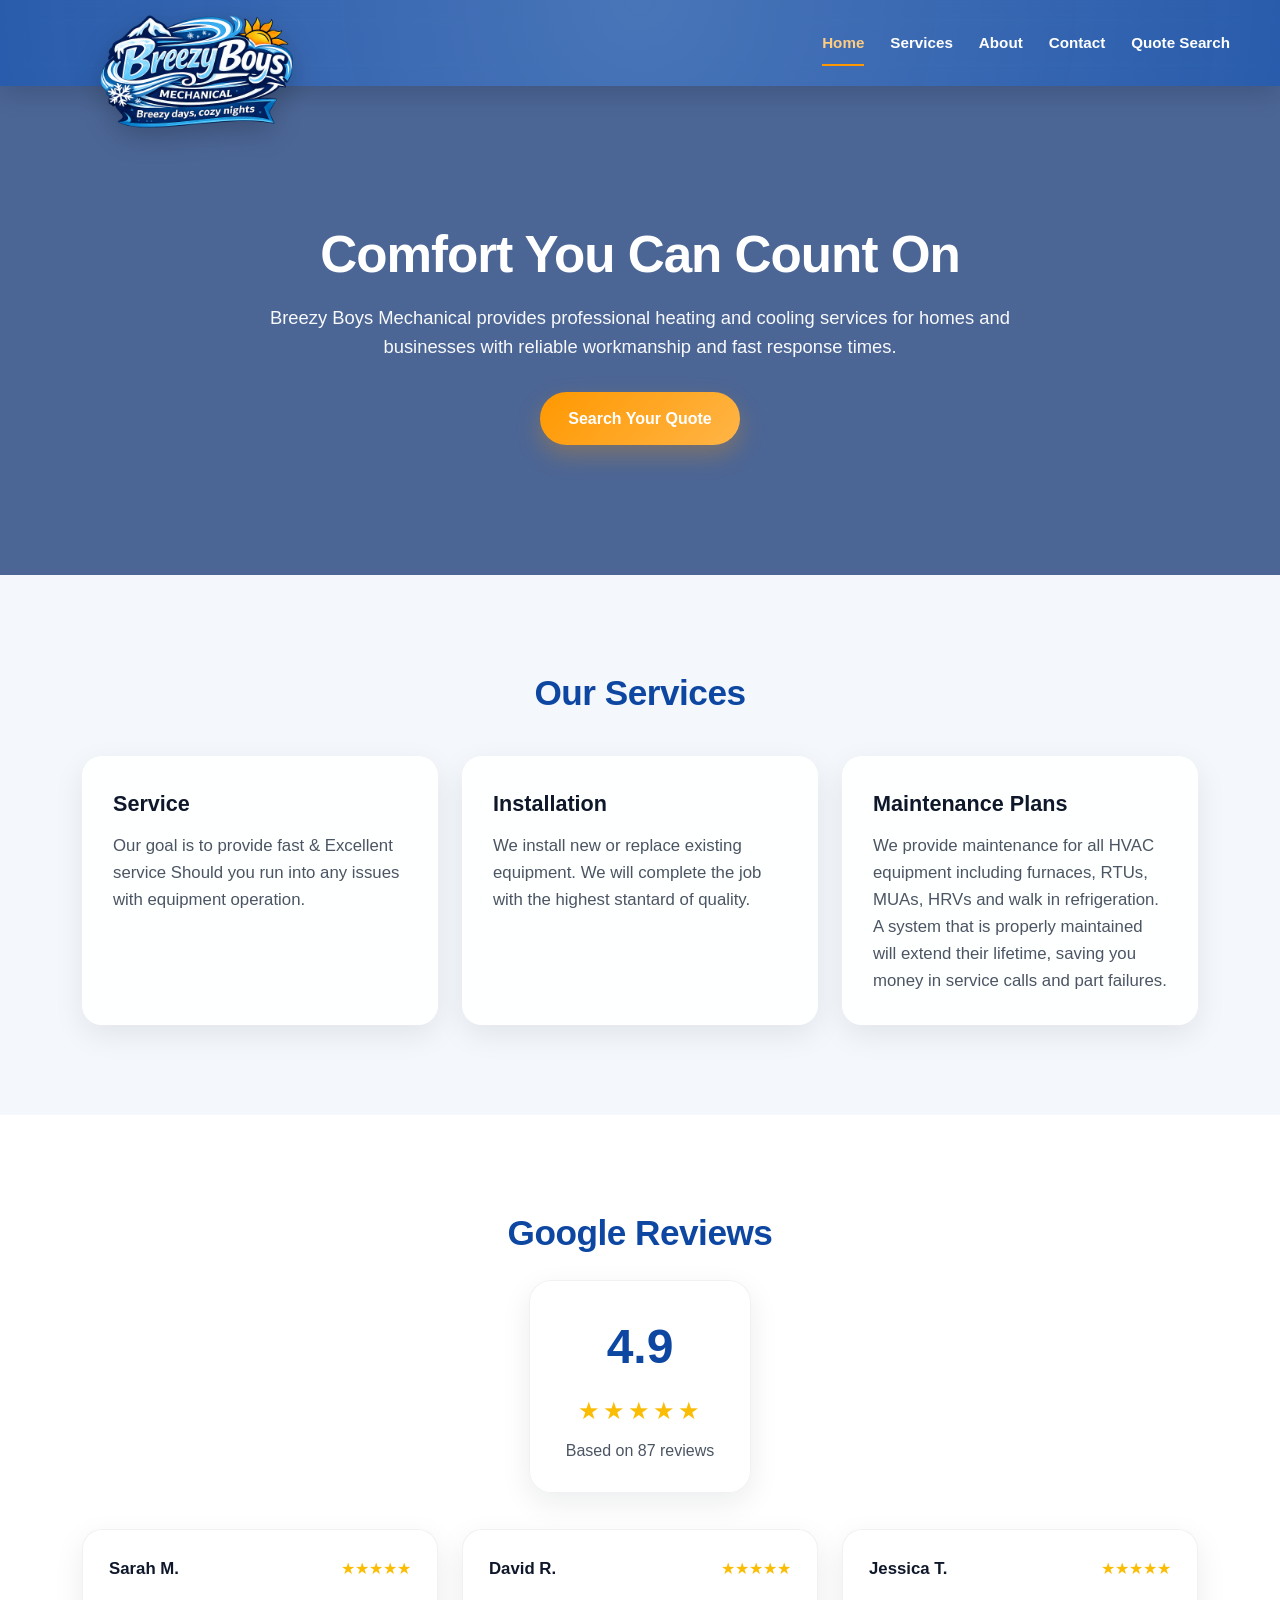
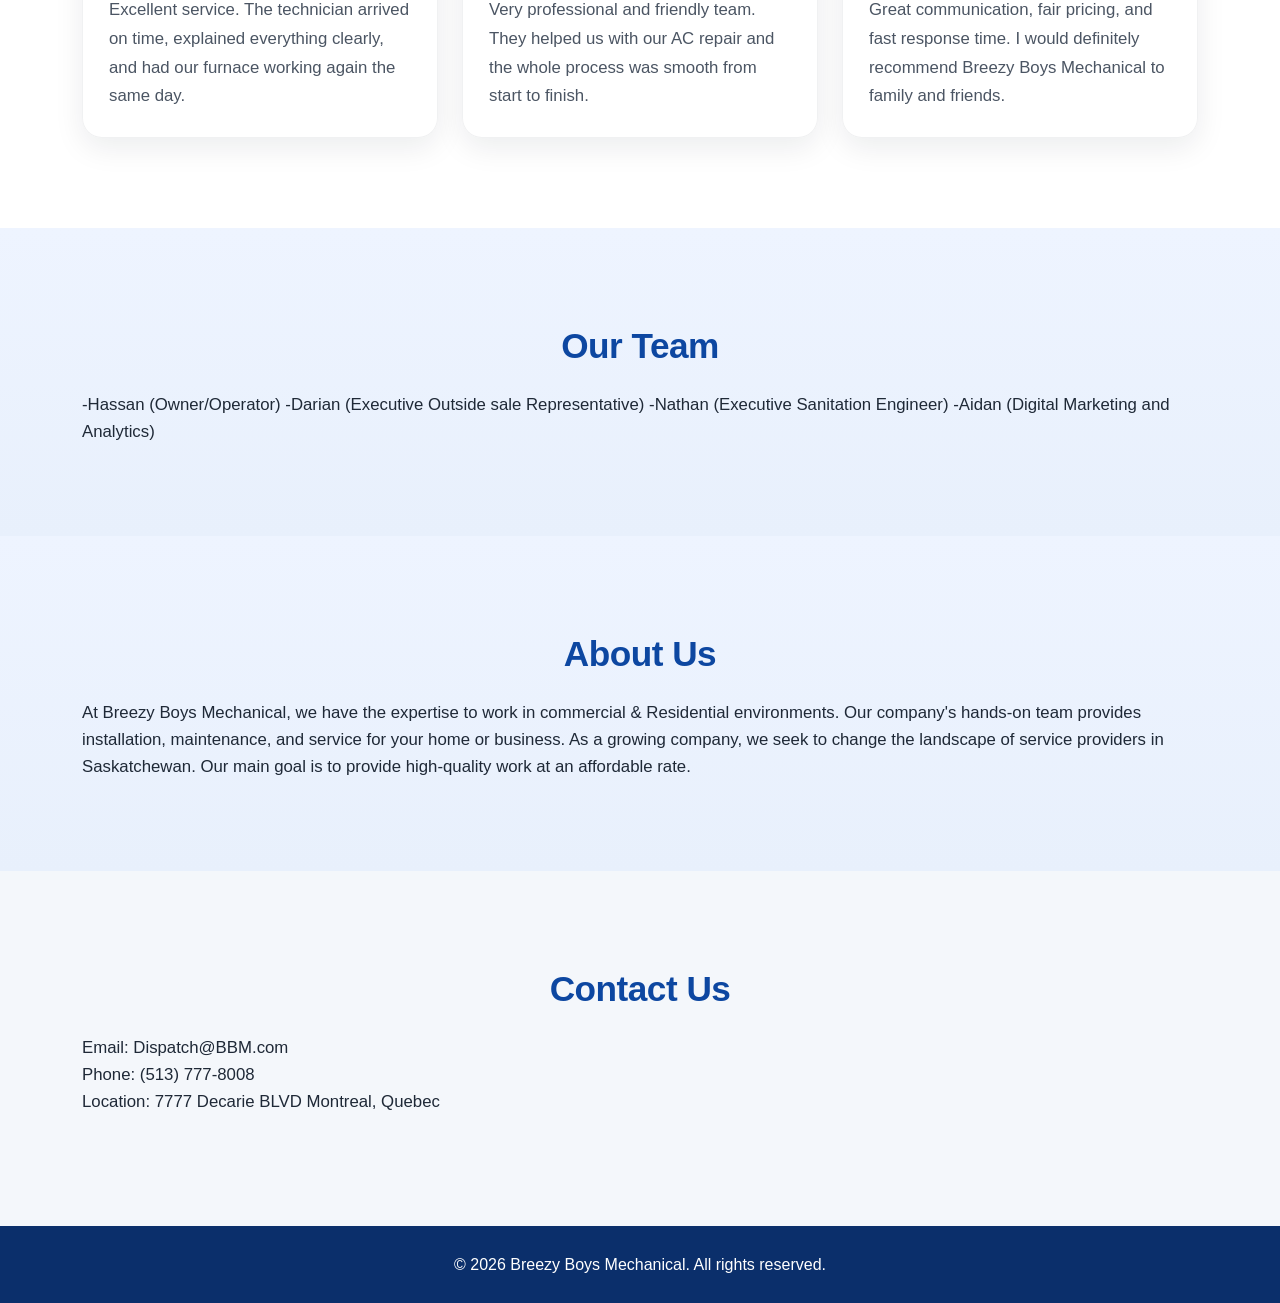
<file: index.html>
<!DOCTYPE html>
<html lang="en">
<head>
  <meta charset="UTF-8" />
  <meta name="viewport" content="width=device-width, initial-scale=1.0" />
  <title>Breezy Boys Mechanical</title>
  <link rel="stylesheet" href="style.css" />
</head>
<body>
  <div id="intro">
  <div class="intro-bg-glow"></div>
  <div class="intro-sun"></div>

  <div class="wind wind-1"></div>
  <div class="wind wind-2"></div>
  <div class="wind wind-3"></div>

  <div class="particles">
    <span></span><span></span><span></span><span></span><span></span>
    <span></span><span></span><span></span><span></span><span></span>
  </div>

  <div class="intro-logo-wrap">
    <img src="logo.png" alt="Breezy Boys Logo" class="intro-logo" />
    <div class="logo-flash"></div>
  </div>
</div>

  <header>
    <div class="container nav">
      <div class="logo">
        <img src="logo.png" alt="Breezy Boys Logo" class="logo-img" />
      </div>

      <nav>
        <a href="#home" class="active">Home</a>
        <a href="#services">Services</a>
        <a href="#about">About</a>
        <a href="#contact">Contact</a>
        <a href="quotes.html">Quote Search</a>
      </nav>
    </div>
  </header>

  <section id="home" class="hero">
    <div class="container">
      <h2>Comfort You Can Count On</h2>
      <p>
        Breezy Boys Mechanical provides professional heating and cooling services
        for homes and businesses with reliable workmanship and fast response times.
      </p>
      <a href="quotes.html" class="btn">Search Your Quote</a>
    </div>
  </section>

  <section id="services" class="section">
    <div class="container">
      <h2>Our Services</h2>
      <div class="cards">
        <div class="card">
          <h3>Service</h3>
          <p>Our goal is to provide fast & Excellent service Should you run into any issues with equipment operation.</p>
        </div>
        <div class="card">
          <h3>Installation</h3>
          <p>We install new or replace existing equipment. We will complete the job with the highest stantard of quality.</p>
        </div>
        <div class="card">
          <h3>Maintenance Plans</h3>
          <p>We provide maintenance for all HVAC equipment including furnaces, RTUs, MUAs, HRVs and walk in refrigeration. A system that is properly maintained will extend their lifetime, saving you money in service calls and part failures.</p>
        </div>
      </div>
    </div>
  </section>

  <section id="reviews" class="section reviews-section">
  <div class="container">
    <h2>Google Reviews</h2>

    <div class="reviews-summary">
      <div class="reviews-score">
        <h3>4.9</h3>
        <div class="stars">★★★★★</div>
        <p>Based on 87 reviews</p>
      </div>
    </div>

    <div class="reviews-grid">
      <div class="review-card">
        <div class="review-top">
          <strong>Sarah M.</strong>
          <span>★★★★★</span>
        </div>
        <p>
          Excellent service. The technician arrived on time, explained everything clearly,
          and had our furnace working again the same day.
        </p>
      </div>

      <div class="review-card">
        <div class="review-top">
          <strong>David R.</strong>
          <span>★★★★★</span>
        </div>
        <p>
          Very professional and friendly team. They helped us with our AC repair and the
          whole process was smooth from start to finish.
        </p>
      </div>

      <div class="review-card">
        <div class="review-top">
          <strong>Jessica T.</strong>
          <span>★★★★★</span>
        </div>
        <p>
          Great communication, fair pricing, and fast response time. I would definitely
          recommend Breezy Boys Mechanical to family and friends.
        </p>
      </div>
    </div>
  </div>
</section>

<section id="about" class="section light">
    <div class="container">
      <h2>Our Team</h2>
      <p>
        -Hassan (Owner/Operator)
        -Darian (Executive Outside sale Representative)
        -Nathan (Executive Sanitation Engineer)
        -Aidan (Digital Marketing and Analytics)
      </p>
    </div>
  </section>

  <section id="about" class="section light">
    <div class="container">
      <h2>About Us</h2>
      <p>
        At Breezy Boys Mechanical, we have the expertise to work in commercial & Residential environments.
        Our company's hands-on team provides installation, maintenance, and service for your home or business.
        As a growing company, we seek to change the landscape of service providers in Saskatchewan.
        Our main goal is to provide high-quality work at an affordable rate.
      </p>
    </div>
  </section>

  <section id="contact" class="section">
    <div class="container">
      <h2>Contact Us</h2>
      <p>Email: Dispatch@BBM.com</p>
      <p>Phone: (513) 777-8008</p>
      <p>Location: 7777 Decarie BLVD Montreal, Quebec</p>
    </div>
  </section>

  <footer>
    <div class="container">
      <p>© 2026 Breezy Boys Mechanical. All rights reserved.</p>
    </div>
  </footer>

  <script src="script.js"></script>
</body>
</html>
</file>
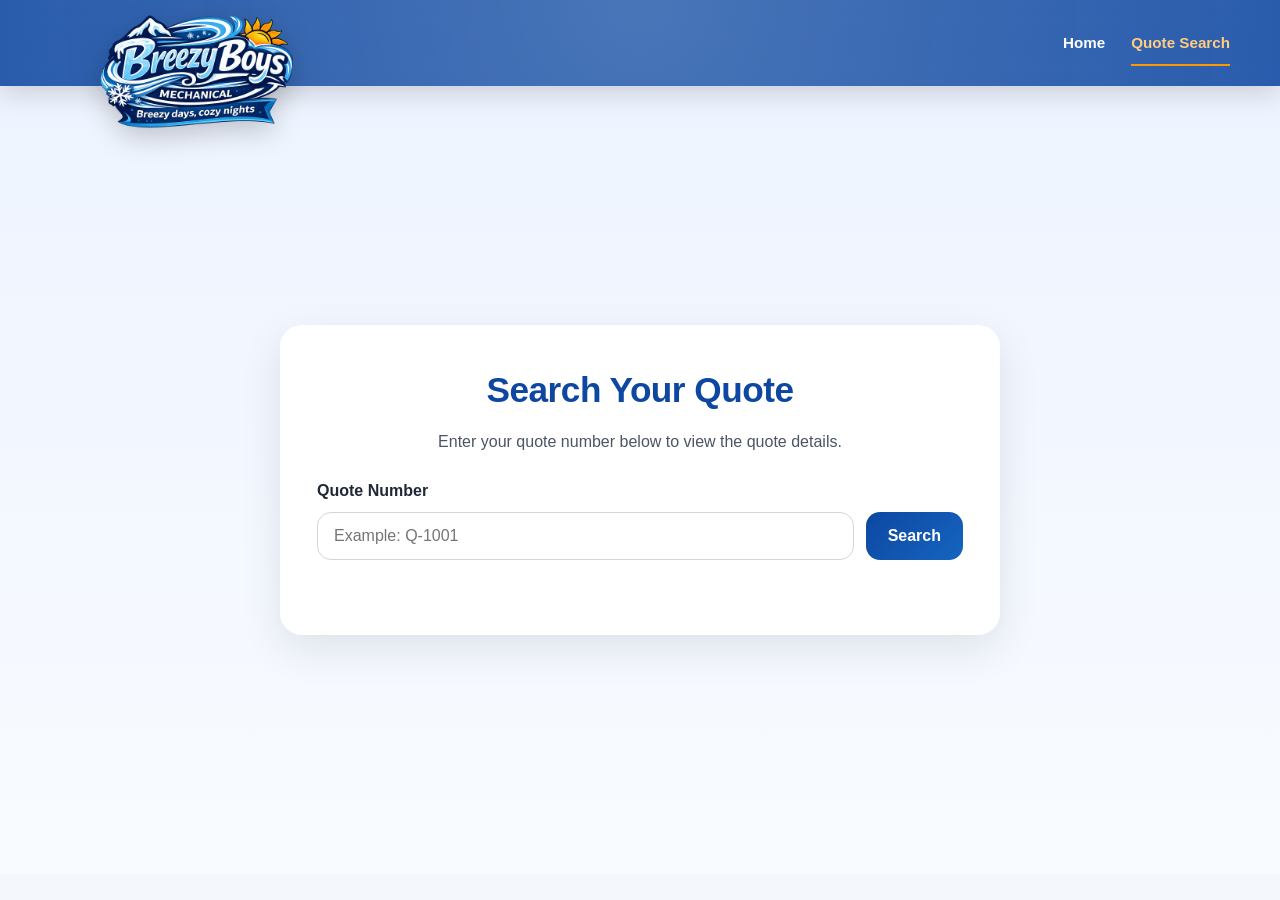
<file: quotes.html>
<!DOCTYPE html>
<html lang="en">
<head>
  <meta charset="UTF-8" />
  <meta name="viewport" content="width=device-width, initial-scale=1.0" />
  <title>Quote Search | Breezy Boys Mechanical</title>
  <link rel="stylesheet" href="style.css" />
  <style>
    .quote-page {
      min-height: calc(100vh - 112px);
      display: flex;
      align-items: center;
      justify-content: center;
      padding: 60px 20px;
      background: linear-gradient(180deg, #eef4ff, #f8fbff);
    }

    .search-box {
      width: 100%;
      max-width: 720px;
      margin: 0 auto;
      background: rgba(255, 255, 255, 0.95);
      padding: 36px;
      border-radius: 22px;
      box-shadow: 0 14px 40px rgba(15, 23, 42, 0.1);
      border: 1px solid rgba(255, 255, 255, 0.75);
    }

    .search-box h2 {
      text-align: center;
      color: #0d47a1;
      font-size: 2.2rem;
      margin-bottom: 10px;
      font-weight: 800;
      letter-spacing: -0.5px;
    }

    .search-box p {
      text-align: center;
      color: #4b5563;
      margin-bottom: 24px;
    }

    .search-box label {
      display: block;
      font-weight: 700;
      color: #1f2937;
      margin-bottom: 8px;
    }

    .search-row {
      display: flex;
      gap: 12px;
      flex-wrap: wrap;
    }

    .search-box input {
      flex: 1;
      min-width: 220px;
      padding: 14px 16px;
      border: 1px solid #d1d5db;
      border-radius: 14px;
      font-size: 16px;
      outline: none;
      transition: border-color 0.2s ease, box-shadow 0.2s ease;
    }

    .search-box input:focus {
      border-color: #1565c0;
      box-shadow: 0 0 0 4px rgba(21, 101, 192, 0.12);
    }

    .search-box button {
      background: linear-gradient(135deg, #0d47a1, #1565c0);
      color: white;
      border: none;
      padding: 14px 22px;
      border-radius: 14px;
      cursor: pointer;
      font-size: 16px;
      font-weight: 700;
      transition: transform 0.2s ease, box-shadow 0.2s ease;
    }

    .search-box button:hover {
      transform: translateY(-2px);
      box-shadow: 0 10px 22px rgba(21, 101, 192, 0.22);
    }

    .result {
      margin-top: 28px;
      padding-top: 10px;
    }

    .result h3 {
      color: #0f172a;
      margin-bottom: 10px;
      font-size: 1.4rem;
    }

    .result p {
      text-align: left;
      margin-bottom: 8px;
      color: #374151;
    }

    iframe {
      width: 100%;
      height: 700px;
      border: 1px solid #d1d5db;
      border-radius: 16px;
      margin-top: 18px;
      background: white;
    }

    .not-found {
      color: #c62828;
      font-weight: 700;
    }

    @media (max-width: 600px) {
      .search-box {
        padding: 24px;
        border-radius: 18px;
      }

      .search-box h2 {
        font-size: 1.8rem;
      }

      .search-box button {
        width: 100%;
      }
    }
  </style>
</head>
<body>
  <header>
    <div class="container nav">
      <div class="logo">
        <img src="logo.png" alt="Breezy Boys Logo" class="logo-img" />
      </div>

      <nav>
        <a href="index.html">Home</a>
        <a href="quotes.html" class="active">Quote Search</a>
      </nav>
    </div>
  </header>

  <section class="quote-page">
    <div class="container">
      <div class="search-box">
        <h2>Search Your Quote</h2>
        <p>Enter your quote number below to view the quote details.</p>

        <label for="quoteNumber">Quote Number</label>

        <div class="search-row">
          <input type="text" id="quoteNumber" placeholder="Example: Q-1001" />
          <button onclick="searchQuote()">Search</button>
        </div>

        <div id="result" class="result"></div>
      </div>
    </div>
  </section>

  <script src="quotes.js"></script>
</body>
</html>
</file>
<file: style.css>
* {
  margin: 0;
  padding: 0;
  box-sizing: border-box;
}
/* INTRO SCENE */
#intro {
  position: fixed;
  inset: 0;
  background: radial-gradient(circle at center, #1f6ed4 0%, #0d47a1 45%, #082c66 100%);
  overflow: hidden;
  display: flex;
  justify-content: center;
  align-items: center;
  z-index: 9999;
  animation: introFadeOut 1s ease forwards;
  animation-delay: 5.2s;
}

.intro-bg-glow {
  position: absolute;
  width: 700px;
  height: 700px;
  background: radial-gradient(circle, rgba(255,255,255,0.12), transparent 65%);
  border-radius: 50%;
  animation: glowPulse 3s ease-in-out infinite;
}

.intro-sun {
  position: absolute;
  top: 12%;
  right: 14%;
  width: 140px;
  height: 140px;
  border-radius: 50%;
  background: radial-gradient(circle, #ffe082 0%, #ffb300 70%);
  box-shadow:
    0 0 35px rgba(255, 196, 0, 0.7),
    0 0 80px rgba(255, 179, 0, 0.35);
  animation: sunRise 1.8s ease-out forwards, sunPulse 2.4s ease-in-out infinite 1.8s;
}

.intro-sun::before {
  content: "";
  position: absolute;
  inset: -18px;
  border-radius: 50%;
  background:
    conic-gradient(
      from 0deg,
      rgba(255,183,0,0) 0deg 10deg,
      rgba(255,183,0,0.95) 10deg 18deg,
      rgba(255,183,0,0) 18deg 40deg,
      rgba(255,183,0,0.95) 40deg 48deg,
      rgba(255,183,0,0) 48deg 70deg,
      rgba(255,183,0,0.95) 70deg 78deg,
      rgba(255,183,0,0) 78deg 100deg,
      rgba(255,183,0,0.95) 100deg 108deg,
      rgba(255,183,0,0) 108deg 130deg,
      rgba(255,183,0,0.95) 130deg 138deg,
      rgba(255,183,0,0) 138deg 160deg,
      rgba(255,183,0,0.95) 160deg 168deg,
      rgba(255,183,0,0) 168deg 190deg,
      rgba(255,183,0,0.95) 190deg 198deg,
      rgba(255,183,0,0) 198deg 220deg,
      rgba(255,183,0,0.95) 220deg 228deg,
      rgba(255,183,0,0) 228deg 250deg,
      rgba(255,183,0,0.95) 250deg 258deg,
      rgba(255,183,0,0) 258deg 280deg,
      rgba(255,183,0,0.95) 280deg 288deg,
      rgba(255,183,0,0) 288deg 310deg,
      rgba(255,183,0,0.95) 310deg 318deg,
      rgba(255,183,0,0) 318deg 340deg,
      rgba(255,183,0,0.95) 340deg 348deg,
      rgba(255,183,0,0) 348deg 360deg
    );
  opacity: 0.9;
}

.wind {
  position: absolute;
  left: -40%;
  height: 12px;
  border-radius: 999px;
  background: linear-gradient(
    90deg,
    rgba(255,255,255,0),
    rgba(255,255,255,0.95),
    rgba(255,255,255,0)
  );
  filter: blur(1px);
  opacity: 0;
}

.wind-1 {
  top: 40%;
  width: 420px;
  animation: windSweep1 2.8s ease-out forwards;
  animation-delay: 0.5s;
}

.wind-2 {
  top: 48%;
  width: 300px;
  animation: windSweep2 2.6s ease-out forwards;
  animation-delay: 1s;
}

.wind-3 {
  top: 56%;
  width: 500px;
  animation: windSweep3 3s ease-out forwards;
  animation-delay: 1.4s;
}

.particles span {
  position: absolute;
  width: 8px;
  height: 8px;
  background: rgba(255,255,255,0.9);
  border-radius: 50%;
  box-shadow: 0 0 10px rgba(255,255,255,0.6);
  animation: particleFloat 4s linear infinite;
}

.particles span:nth-child(1) { top: 22%; left: 18%; animation-delay: 0.2s; }
.particles span:nth-child(2) { top: 30%; left: 28%; animation-delay: 0.8s; }
.particles span:nth-child(3) { top: 60%; left: 20%; animation-delay: 1.2s; }
.particles span:nth-child(4) { top: 68%; left: 38%; animation-delay: 0.5s; }
.particles span:nth-child(5) { top: 24%; left: 62%; animation-delay: 1.6s; }
.particles span:nth-child(6) { top: 36%; left: 72%; animation-delay: 0.9s; }
.particles span:nth-child(7) { top: 58%; left: 70%; animation-delay: 1.9s; }
.particles span:nth-child(8) { top: 72%; left: 58%; animation-delay: 1.1s; }
.particles span:nth-child(9) { top: 46%; left: 82%; animation-delay: 0.4s; }
.particles span:nth-child(10) { top: 18%; left: 46%; animation-delay: 1.4s; }

.intro-logo-wrap {
  position: relative;
  z-index: 3;
}

.intro-logo {
  width: 360px;
  max-width: 78vw;
  opacity: 0;
  transform: scale(0.55) rotate(-4deg);
  filter: blur(8px) drop-shadow(0 20px 38px rgba(0,0,0,0.28));
  animation: logoReveal 1.8s ease forwards;
  animation-delay: 2.1s;
}

.logo-flash {
  position: absolute;
  inset: 50% auto auto 50%;
  width: 30px;
  height: 30px;
  border-radius: 50%;
  background: rgba(255,255,255,0.95);
  transform: translate(-50%, -50%) scale(0);
  filter: blur(8px);
  opacity: 0;
  animation: flashBurst 0.7s ease-out forwards;
  animation-delay: 3.4s;
}

@keyframes sunRise {
  0% {
    opacity: 0;
    transform: translate(120px, -90px) scale(0.35) rotate(-20deg);
  }
  100% {
    opacity: 1;
    transform: translate(0, 0) scale(1) rotate(0deg);
  }
}

@keyframes sunPulse {
  0%, 100% { transform: scale(1); }
  50% { transform: scale(1.04); }
}

@keyframes windSweep1 {
  0% { transform: translateX(0) translateY(0); opacity: 0; }
  20% { opacity: 1; }
  100% { transform: translateX(170%) translateY(-12px); opacity: 0.25; }
}

@keyframes windSweep2 {
  0% { transform: translateX(0) translateY(0); opacity: 0; }
  20% { opacity: 1; }
  100% { transform: translateX(185%) translateY(8px); opacity: 0.2; }
}

@keyframes windSweep3 {
  0% { transform: translateX(0) translateY(0); opacity: 0; }
  20% { opacity: 1; }
  100% { transform: translateX(165%) translateY(-6px); opacity: 0.18; }
}

@keyframes particleFloat {
  0% {
    transform: translateY(12px) scale(0.6);
    opacity: 0;
  }
  20% {
    opacity: 0.9;
  }
  100% {
    transform: translateY(-36px) scale(1);
    opacity: 0;
  }
}

@keyframes logoReveal {
  0% {
    opacity: 0;
    transform: scale(0.55) rotate(-4deg);
    filter: blur(8px) drop-shadow(0 20px 38px rgba(0,0,0,0.28));
  }
  55% {
    opacity: 1;
    transform: scale(1.08) rotate(1deg);
    filter: blur(0px) drop-shadow(0 24px 42px rgba(0,0,0,0.3));
  }
  100% {
    opacity: 1;
    transform: scale(1) rotate(0deg);
    filter: blur(0px) drop-shadow(0 20px 38px rgba(0,0,0,0.28));
  }
}

@keyframes flashBurst {
  0% {
    opacity: 0;
    transform: translate(-50%, -50%) scale(0);
  }
  35% {
    opacity: 0.9;
    transform: translate(-50%, -50%) scale(8);
  }
  100% {
    opacity: 0;
    transform: translate(-50%, -50%) scale(14);
  }
}

@keyframes glowPulse {
  0%, 100% { transform: scale(1); opacity: 0.8; }
  50% { transform: scale(1.08); opacity: 1; }
}

@keyframes introFadeOut {
  to {
    opacity: 0;
    visibility: hidden;
    pointer-events: none;
  }
}

.intro-sun-piece::before {
  content: "";
  position: absolute;
  inset: -18px;
  border-radius: 50%;
  background:
    conic-gradient(
      from 0deg,
      rgba(255, 183, 0, 0) 0deg 12deg,
      rgba(255, 183, 0, 0.95) 12deg 20deg,
      rgba(255, 183, 0, 0) 20deg 45deg,
      rgba(255, 183, 0, 0.95) 45deg 53deg,
      rgba(255, 183, 0, 0) 53deg 78deg,
      rgba(255, 183, 0, 0.95) 78deg 86deg,
      rgba(255, 183, 0, 0) 86deg 111deg,
      rgba(255, 183, 0, 0.95) 111deg 119deg,
      rgba(255, 183, 0, 0) 119deg 144deg,
      rgba(255, 183, 0, 0.95) 144deg 152deg,
      rgba(255, 183, 0, 0) 152deg 177deg,
      rgba(255, 183, 0, 0.95) 177deg 185deg,
      rgba(255, 183, 0, 0) 185deg 210deg,
      rgba(255, 183, 0, 0.95) 210deg 218deg,
      rgba(255, 183, 0, 0) 218deg 243deg,
      rgba(255, 183, 0, 0.95) 243deg 251deg,
      rgba(255, 183, 0, 0) 251deg 276deg,
      rgba(255, 183, 0, 0.95) 276deg 284deg,
      rgba(255, 183, 0, 0) 284deg 309deg,
      rgba(255, 183, 0, 0.95) 309deg 317deg,
      rgba(255, 183, 0, 0) 317deg 342deg,
      rgba(255, 183, 0, 0.95) 342deg 350deg,
      rgba(255, 183, 0, 0) 350deg 360deg
    );
  opacity: 0.95;
}

.wind-svg {
  position: absolute;
  inset: 0;
  width: 120%;
  height: 100%;
  pointer-events: none;
  overflow: visible;
}

.wind-path {
  fill: none;
  stroke: rgba(255, 255, 255, 0.95);
  stroke-width: 6;
  stroke-linecap: round;
  filter: drop-shadow(0 0 8px rgba(255, 255, 255, 0.5));
  stroke-dasharray: 1200;
  stroke-dashoffset: 1200;
  opacity: 0;
}

.wind-path.w1 {
  animation: windFlow 2.4s ease-out forwards;
  animation-delay: 0.6s;
}

.wind-path.w2 {
  animation: windFlow 2.6s ease-out forwards;
  animation-delay: 1s;
}

.intro-logo-full {
  width: 320px;
  max-width: 72vw;
  opacity: 0;
  transform: scale(0.55) rotate(-3deg);
  filter: blur(8px) drop-shadow(0 18px 34px rgba(0, 0, 0, 0.24));
  animation: logoAssemble 1.8s ease forwards;
  animation-delay: 1.8s;
}

@keyframes sunAssemble {
  0% {
    opacity: 0;
    transform: translate(180px, -120px) scale(0.3) rotate(-40deg);
  }
  70% {
    opacity: 1;
    transform: translate(-10px, 8px) scale(1.08) rotate(6deg);
  }
  100% {
    opacity: 1;
    transform: translate(0, 0) scale(1) rotate(0deg);
  }
}

@keyframes windFlow {
  0% {
    stroke-dashoffset: 1200;
    opacity: 0;
  }
  20% {
    opacity: 1;
  }
  80% {
    stroke-dashoffset: 200;
    opacity: 1;
  }
  100% {
    stroke-dashoffset: 0;
    opacity: 0.35;
  }
}

@keyframes logoAssemble {
  0% {
    opacity: 0;
    transform: scale(0.55) rotate(-3deg);
    filter: blur(8px) drop-shadow(0 18px 34px rgba(0, 0, 0, 0.24));
  }
  55% {
    opacity: 1;
    transform: scale(1.06) rotate(1deg);
    filter: blur(0px) drop-shadow(0 22px 40px rgba(0, 0, 0, 0.28));
  }
  100% {
    opacity: 1;
    transform: scale(1) rotate(0deg);
    filter: blur(0px) drop-shadow(0 18px 34px rgba(0, 0, 0, 0.24));
  }
}

@keyframes introSceneFade {
  to {
    opacity: 0;
    visibility: hidden;
    pointer-events: none;
  }
}
html {
  scroll-behavior: smooth;
}

body {
  font-family: Arial, sans-serif;
  line-height: 1.6;
  color: #1f2937;
  background: #f4f7fb;
}

.container {
  width: 90%;
  max-width: 1180px;
  margin: 0 auto;
}

/* Intro Scene */
#intro {
  position: fixed;
  inset: 0;
  background: radial-gradient(circle at center, #4aa3ff 0%, #1565c0 45%, #0d47a1 100%);
  display: flex;
  justify-content: center;
  align-items: center;
  overflow: hidden;
  z-index: 9999;
  animation: introSceneFade 1s ease forwards;
  animation-delay: 4.8s;
}

.intro-sun-piece {
  position: absolute;
  top: 20%;
  right: 20%;
  width: 130px;
  height: 130px;
  border-radius: 50%;
  background: radial-gradient(circle, #ffd54f 0%, #ffb300 70%);
  box-shadow:
    0 0 30px rgba(255, 213, 79, 0.65),
    0 0 70px rgba(255, 179, 0, 0.35);
  opacity: 0;
  transform: translate(180px, -120px) scale(0.3) rotate(-40deg);
  animation: sunAssemble 1.4s ease-out forwards;
}

.intro-sun-piece::before {
  content: "";
  position: absolute;
  inset: -18px;
  border-radius: 50%;
  background:
    conic-gradient(
      from 0deg,
      rgba(255, 183, 0, 0) 0deg 12deg,
      rgba(255, 183, 0, 0.95) 12deg 20deg,
      rgba(255, 183, 0, 0) 20deg 45deg,
      rgba(255, 183, 0, 0.95) 45deg 53deg,
      rgba(255, 183, 0, 0) 53deg 78deg,
      rgba(255, 183, 0, 0.95) 78deg 86deg,
      rgba(255, 183, 0, 0) 86deg 111deg,
      rgba(255, 183, 0, 0.95) 111deg 119deg,
      rgba(255, 183, 0, 0) 119deg 144deg,
      rgba(255, 183, 0, 0.95) 144deg 152deg,
      rgba(255, 183, 0, 0) 152deg 177deg,
      rgba(255, 183, 0, 0.95) 177deg 185deg,
      rgba(255, 183, 0, 0) 185deg 210deg,
      rgba(255, 183, 0, 0.95) 210deg 218deg,
      rgba(255, 183, 0, 0) 218deg 243deg,
      rgba(255, 183, 0, 0.95) 243deg 251deg,
      rgba(255, 183, 0, 0) 251deg 276deg,
      rgba(255, 183, 0, 0.95) 276deg 284deg,
      rgba(255, 183, 0, 0) 284deg 309deg,
      rgba(255, 183, 0, 0.95) 309deg 317deg,
      rgba(255, 183, 0, 0) 317deg 342deg,
      rgba(255, 183, 0, 0.95) 342deg 350deg,
      rgba(255, 183, 0, 0) 350deg 360deg
    );
  opacity: 0.95;
}

.intro-breeze-piece {
  position: absolute;
  left: -340px;
  top: 48%;
  width: 320px;
  height: 16px;
  border-radius: 999px;
  background: linear-gradient(
    90deg,
    rgba(255, 255, 255, 0),
    rgba(255, 255, 255, 0.95),
    rgba(255, 255, 255, 0)
  );
  filter: blur(1px);
  opacity: 0;
  transform: translateX(0) translateY(0) scaleX(0.7);
  animation: breezeSweep 1.9s ease-out forwards;
  animation-delay: 0.6s;
}

.intro-breeze-piece.second {
  top: 54%;
  width: 230px;
  height: 12px;
  animation-delay: 1s;
}

.intro-logo-full {
  width: 320px;
  max-width: 72vw;
  opacity: 0;
  transform: scale(0.55) rotate(-3deg);
  filter: blur(8px) drop-shadow(0 18px 34px rgba(0, 0, 0, 0.24));
  animation: logoAssemble 1.8s ease forwards;
  animation-delay: 1.8s;
}

@keyframes sunAssemble {
  0% {
    opacity: 0;
    transform: translate(180px, -120px) scale(0.3) rotate(-40deg);
  }
  70% {
    opacity: 1;
    transform: translate(-10px, 8px) scale(1.08) rotate(6deg);
  }
  100% {
    opacity: 1;
    transform: translate(0, 0) scale(1) rotate(0deg);
  }
}

@keyframes breezeSweep {
  0% {
    opacity: 0;
    transform: translateX(0) translateY(0) scaleX(0.7);
  }
  35% {
    opacity: 1;
  }
  80% {
    opacity: 1;
    transform: translateX(760px) translateY(-8px) scaleX(1.05);
  }
  100% {
    opacity: 0.3;
    transform: translateX(860px) translateY(-10px) scaleX(1);
  }
}

@keyframes logoAssemble {
  0% {
    opacity: 0;
    transform: scale(0.55) rotate(-3deg);
    filter: blur(8px) drop-shadow(0 18px 34px rgba(0, 0, 0, 0.24));
  }
  55% {
    opacity: 1;
    transform: scale(1.06) rotate(1deg);
    filter: blur(0px) drop-shadow(0 22px 40px rgba(0, 0, 0, 0.28));
  }
  100% {
    opacity: 1;
    transform: scale(1) rotate(0deg);
    filter: blur(0px) drop-shadow(0 18px 34px rgba(0, 0, 0, 0.24));
  }
}

@keyframes introSceneFade {
  to {
    opacity: 0;
    visibility: hidden;
    pointer-events: none;
  }
}

/* Header */
header {
  background: rgba(13, 71, 161, 0.88);
  color: white;
  height: 86px;
  display: flex;
  align-items: center;
  position: sticky;
  top: 0;
  z-index: 1000;
  backdrop-filter: blur(12px);
  box-shadow: 0 8px 25px rgba(0, 0, 0, 0.15);
  transition: box-shadow 0.3s ease, background 0.3s ease;
}

header:hover {
  box-shadow: 0 12px 30px rgba(0, 0, 0, 0.22);
}

header::before {
  content: "";
  position: absolute;
  inset: 0;
  background: radial-gradient(circle at top, rgba(255, 255, 255, 0.15), transparent);
  pointer-events: none;
}

.nav {
  display: flex;
  justify-content: space-between;
  align-items: center;
  width: 100%;
}

/* Logo */
.logo {
  display: flex;
  align-items: center;
}

.logo-img {
  max-height: 200px;
  width: auto;
  display: block;
  object-fit: contain;
  position: relative;
  top: 50px;
  animation: floatLogo 3.2s ease-in-out infinite;
  filter: drop-shadow(0 8px 14px rgba(0, 0, 0, 0.22));
  transition: transform 0.3s ease, filter 0.3s ease;
}

.logo-img:hover {
  transform: scale(1.06);
  filter: drop-shadow(0 12px 18px rgba(0, 0, 0, 0.28));
}

@keyframes floatLogo {
  0% {
    transform: translateY(0px);
  }
  50% {
    transform: translateY(-5px);
  }
  100% {
    transform: translateY(0px);
  }
}

/* Navigation */
nav {
  display: flex;
  align-items: center;
  gap: 26px;
}

nav a {
  position: relative;
  color: white;
  text-decoration: none;
  font-weight: 600;
  font-size: 0.95rem;
  padding: 6px 0;
  transition: color 0.25s ease, transform 0.25s ease;
}

nav a::after {
  content: "";
  position: absolute;
  left: 0;
  bottom: -5px;
  width: 0%;
  height: 2px;
  background: #ff9800;
  transition: width 0.3s ease;
}

nav a:hover {
  color: #ffd180;
  transform: translateY(-2px);
}

nav a:hover::after {
  width: 100%;
}

nav a.active {
  color: #ffcc80;
}

nav a.active::after {
  width: 100%;
}

/* Hero */
.hero {
  background:
    linear-gradient(rgba(10, 45, 110, 0.72), rgba(10, 45, 110, 0.72)),
    url("https://images.unsplash.com/photo-1581092918056-0c4c3acd3789?auto=format&fit=crop&w=1400&q=80")
    center/cover no-repeat;
  color: white;
  padding: 140px 20px 130px;
  text-align: center;
}

.hero h2 {
  font-size: 3.2rem;
  line-height: 1.15;
  margin-bottom: 18px;
  font-weight: 800;
  letter-spacing: -1px;
}

.hero p {
  font-size: 1.15rem;
  max-width: 760px;
  margin: 0 auto 30px;
  opacity: 0.96;
}

/* Buttons */
.btn {
  display: inline-block;
  background: linear-gradient(135deg, #ff9800, #ffb547);
  color: white;
  padding: 14px 28px;
  text-decoration: none;
  border-radius: 999px;
  font-weight: 700;
  box-shadow: 0 10px 25px rgba(255, 152, 0, 0.28);
  transition: transform 0.2s ease, box-shadow 0.2s ease;
}

.btn:hover {
  transform: translateY(-2px);
  box-shadow: 0 14px 30px rgba(255, 152, 0, 0.35);
}

/* Sections */
.section {
  padding: 90px 20px;
}

.section h2 {
  margin-bottom: 18px;
  text-align: center;
  color: #0d47a1;
  font-size: 2.2rem;
  font-weight: 800;
  letter-spacing: -0.5px;
}

.section p {
  font-size: 1.05rem;
}

.light {
  background: linear-gradient(180deg, #eef4ff, #e8f0fc);
}

/* Cards */
.cards {
  display: grid;
  grid-template-columns: repeat(auto-fit, minmax(260px, 1fr));
  gap: 24px;
  margin-top: 34px;
}

.card {
  background: rgba(255, 255, 255, 0.9);
  padding: 30px;
  border-radius: 20px;
  box-shadow: 0 10px 30px rgba(15, 23, 42, 0.08);
  border: 1px solid rgba(255, 255, 255, 0.7);
  transition: transform 0.22s ease, box-shadow 0.22s ease;
}

.card:hover {
  transform: translateY(-6px);
  box-shadow: 0 18px 38px rgba(15, 23, 42, 0.12);
}

.card h3 {
  margin-bottom: 12px;
  color: #0f172a;
  font-size: 1.35rem;
}

.card p {
  color: #4b5563;
}

/* Footer */
footer {
  background: #0b2f6b;
  color: white;
  text-align: center;
  padding: 26px 0;
  margin-top: 20px;
}

/* Responsive */
@media (max-width: 900px) {
  .nav {
    gap: 16px;
    justify-content: center;
    flex-direction: column;
    padding: 12px 0;
  }

  header {
    height: auto;
    min-height: 86px;
  }

  nav {
    flex-wrap: wrap;
    justify-content: center;
    gap: 16px;
  }

  .logo-img {
    max-height: 64px;
    top: 4px;
  }

  .hero {
    padding: 110px 20px 100px;
  }

  .hero h2 {
    font-size: 2.4rem;
  }
}

@media (max-width: 600px) {
  .logo-img {
    max-height: 56px;
  }

  .hero h2 {
    font-size: 2rem;
  }

  .hero p {
    font-size: 1rem;
  }

  .section {
    padding: 70px 20px;
  }

  .section h2 {
    font-size: 1.8rem;
  }

  .intro-logo-full {
    width: 220px;
  }

  .intro-sun-piece {
    width: 90px;
    height: 90px;
  }
}
.wind-svg {
  position: absolute;
  width: 100%;
  height: 100%;
  left: -100%;
  top: 0;
  pointer-events: none;
}

.wind-path {
  fill: none;
  stroke: white;
  stroke-width: 6;
  stroke-linecap: round;
  opacity: 0.9;

  stroke-dasharray: 1000;
  stroke-dashoffset: 1000;
}

/* First wind line */
.w1 {
  animation: windDraw 2s ease forwards;
  animation-delay: 0.5s;
}

/* Second wind line */
.w2 {
  animation: windDraw 2.3s ease forwards;
  animation-delay: 0.9s;
}

@keyframes windDraw {
  0% {
    stroke-dashoffset: 1000;
    transform: translateX(0);
    opacity: 0;
  }

  40% {
    opacity: 1;
  }

  100% {
    stroke-dashoffset: 0;
    transform: translateX(120%);
    opacity: 0.7;
  }
}
.wind-path {
  stroke: rgba(255,255,255,0.9);
  filter: drop-shadow(0 0 6px rgba(255,255,255,0.6));
}
.reviews-section {
  background: #ffffff;
}

.reviews-summary {
  display: flex;
  justify-content: center;
  margin-bottom: 36px;
}

.reviews-score {
  text-align: center;
  background: rgba(255, 255, 255, 0.95);
  padding: 28px 36px;
  border-radius: 22px;
  box-shadow: 0 10px 30px rgba(15, 23, 42, 0.08);
  border: 1px solid rgba(15, 23, 42, 0.06);
}

.reviews-score h3 {
  font-size: 3rem;
  color: #0d47a1;
  margin-bottom: 6px;
}

.stars {
  font-size: 1.5rem;
  color: #fbbc04;
  letter-spacing: 3px;
  margin-bottom: 8px;
}

.reviews-score p {
  color: #4b5563;
  font-size: 1rem;
}

.reviews-grid {
  display: grid;
  grid-template-columns: repeat(auto-fit, minmax(260px, 1fr));
  gap: 24px;
}

.review-card {
  background: rgba(255, 255, 255, 0.95);
  padding: 26px;
  border-radius: 20px;
  box-shadow: 0 10px 30px rgba(15, 23, 42, 0.08);
  border: 1px solid rgba(15, 23, 42, 0.06);
  transition: transform 0.22s ease, box-shadow 0.22s ease;
}

.review-card:hover {
  transform: translateY(-6px);
  box-shadow: 0 18px 38px rgba(15, 23, 42, 0.12);
}

.review-top {
  display: flex;
  justify-content: space-between;
  align-items: center;
  margin-bottom: 14px;
}

.review-top strong {
  color: #0f172a;
  font-size: 1.05rem;
}

.review-top span {
  color: #fbbc04;
  font-size: 1rem;
}

.review-card p {
  color: #4b5563;
  line-height: 1.7;
}
</file>
